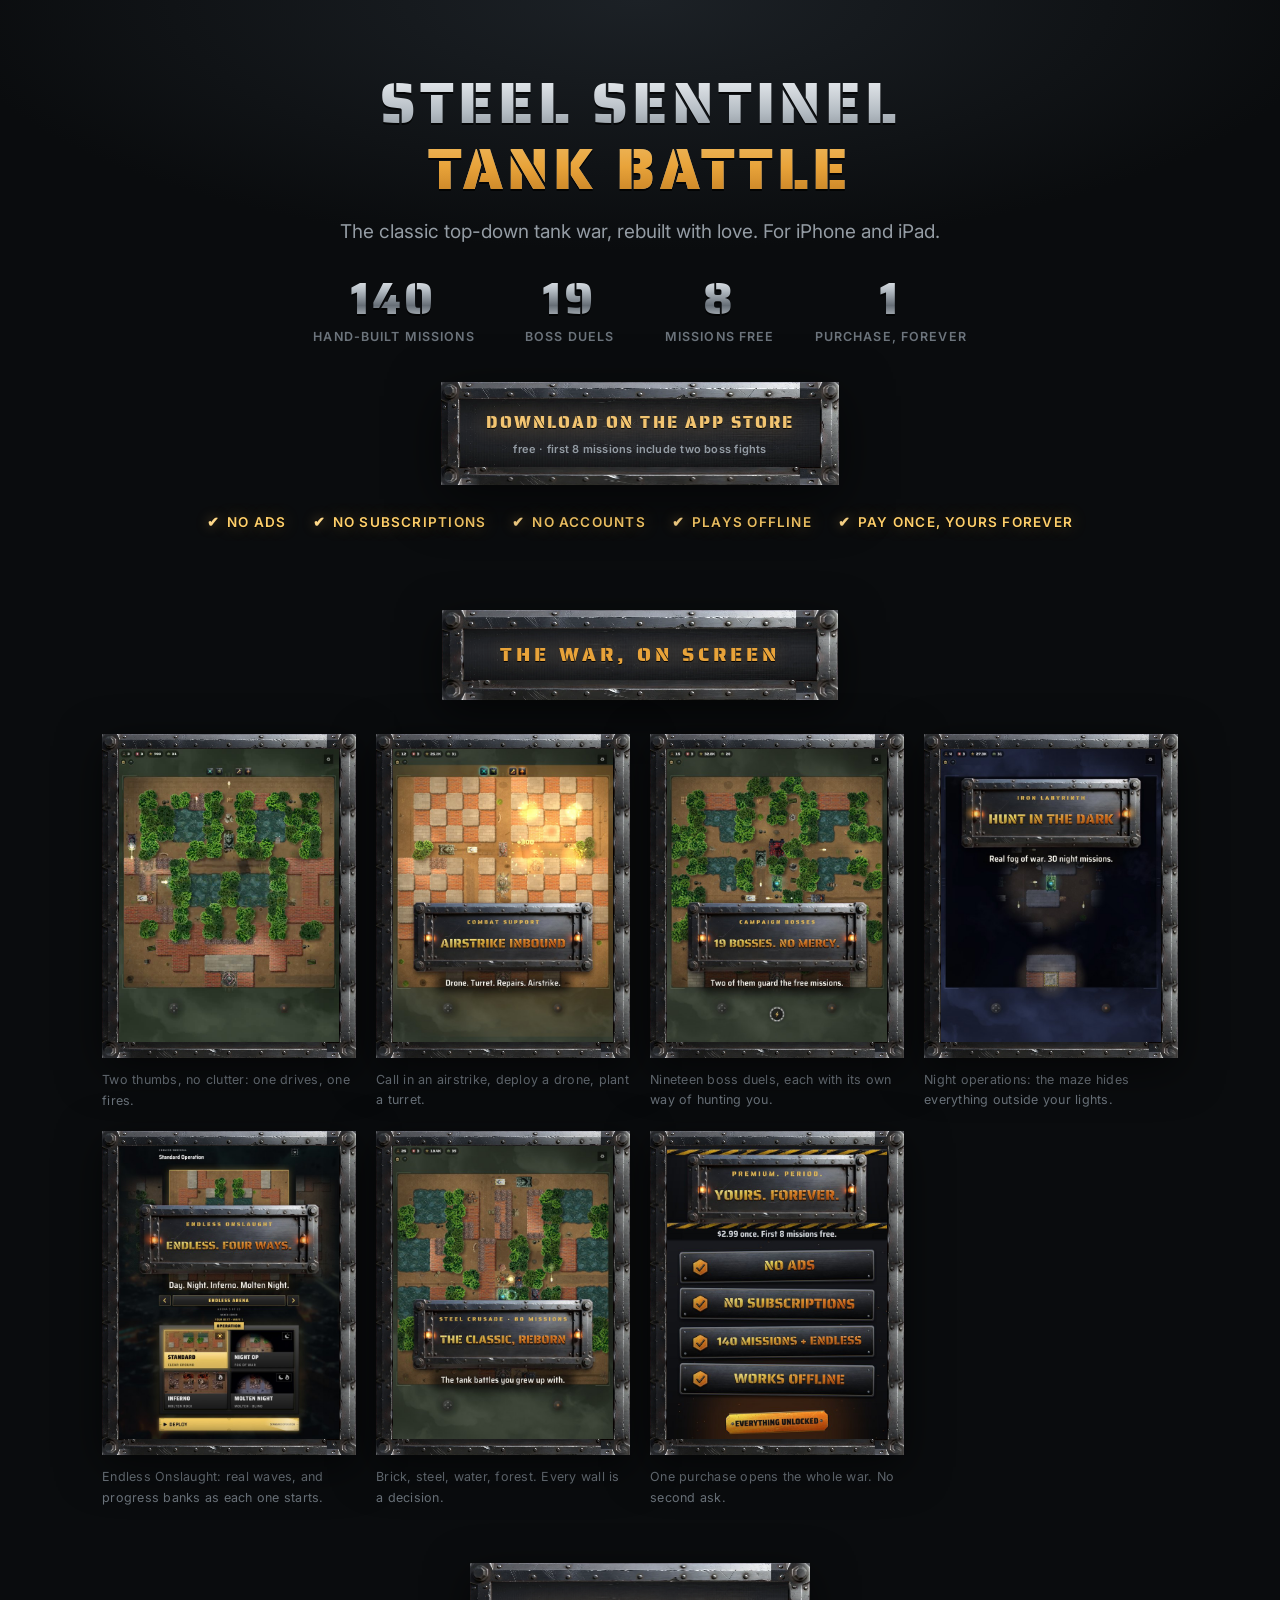
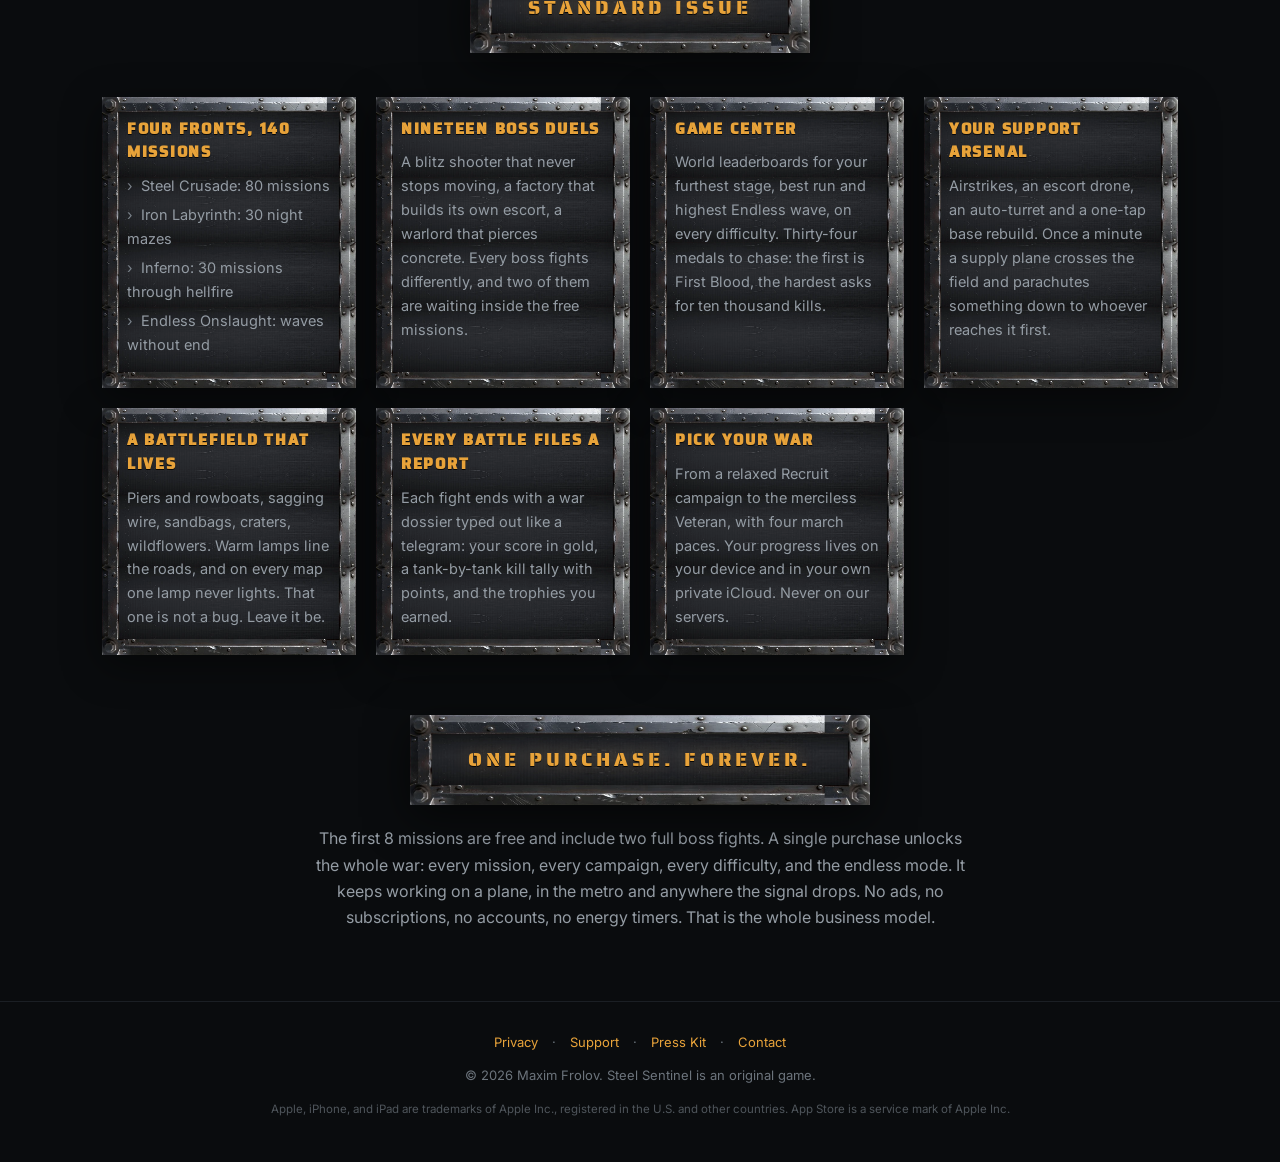
<file: index.html>
<!DOCTYPE html>
<html lang="en">
<head>
<meta charset="utf-8">
<meta name="viewport" content="width=device-width, initial-scale=1">
<title>Steel Sentinel: Tank Battle · classic arcade war for iPhone and iPad</title>
<meta name="description" content="The classic top-down tank battle, rebuilt with love. 140 hand-built missions, 19 boss duels, night ops under fog of war and endless waves. No ads, no subscriptions, one purchase forever.">
<meta property="og:title" content="Steel Sentinel: Tank Battle">
<meta property="og:description" content="140 missions. 19 boss duels. The first 8 are free. One purchase unlocks the whole war, forever.">
<meta property="og:image" content="https://frolma.github.io/steel-sentinel/assets/shot_airstrike.jpg">
<meta property="og:url" content="https://frolma.github.io/steel-sentinel/">
<meta property="og:type" content="website">
<meta name="twitter:card" content="summary_large_image">
<meta name="twitter:title" content="Steel Sentinel: Tank Battle">
<meta name="twitter:description" content="140 missions. 19 boss duels. The first 8 are free. One purchase unlocks the whole war, forever.">
<meta name="twitter:image" content="https://frolma.github.io/steel-sentinel/assets/shot_airstrike.jpg">
<link rel="canonical" href="https://frolma.github.io/steel-sentinel/">
<link rel="icon" href="favicon-32.png" sizes="32x32">
<link rel="apple-touch-icon" href="apple-touch-icon.png">
<link rel="preconnect" href="https://fonts.googleapis.com">
<link rel="preconnect" href="https://fonts.gstatic.com" crossorigin>
<link href="https://fonts.googleapis.com/css2?family=Saira+Semi+Condensed:wght@600;700;900&family=Saira+Stencil+One&family=Inter:wght@400;600&display=swap" rel="stylesheet">
<link rel="stylesheet" href="steel.css">
<style>
.hero { text-align:center; padding:70px 0 26px; background:radial-gradient(ellipse 74% 60% at 50% 0%, #1c2126 0%, var(--bg) 74%); }
.hero h1 { font-size:clamp(25px,6.2vw,58px); line-height:1.14; }
.hero h1 .amber {
  background:linear-gradient(180deg, var(--amber-soft) 0%, var(--amber) 48%, #b46f18 100%);
  -webkit-background-clip:text; background-clip:text; color:transparent;
}
.hero .tag { color:var(--dim); font-size:clamp(15px,2.6vw,19px); margin-top:14px; }
.numbers { display:flex; flex-wrap:wrap; justify-content:center; gap:14px 40px; margin-top:28px; }
.numbers div { min-width:110px; }
.numbers b { display:block; font-size:clamp(30px,5.4vw,44px); line-height:1.05; }
.numbers span { color:var(--faint); font-size:12.5px; font-weight:600; letter-spacing:.09em; text-transform:uppercase; }
.cta-row { margin-top:34px; }
.trust { display:flex; flex-wrap:wrap; justify-content:center; gap:10px 26px; padding:26px 0 4px; }
.trust span {
  color:#ffcf6a; font-size:13.5px; font-weight:600; letter-spacing:.09em; text-transform:uppercase;
  text-shadow:0 1px 0 rgba(0,0,0,.8), 0 0 16px rgba(255,196,90,.35);
}
.trust span::before { content:"✔"; color:#ffd98a; margin-right:7px; text-shadow:0 0 12px rgba(255,196,90,.5); }

.section-head { text-align:center; padding:46px 0 6px; }

.gallery { display:grid; grid-template-columns:repeat(auto-fit,minmax(230px,1fr)); gap:20px; padding:28px 0 8px; }
.gallery figure { margin:0; }
.gallery figcaption { color:var(--faint); font-size:12.5px; margin-top:12px; letter-spacing:.02em; }

section.feats { padding:14px 0 10px; }
.grid { display:grid; grid-template-columns:repeat(auto-fit,minmax(250px,1fr)); gap:20px; margin-top:24px; }

.honest { text-align:center; padding:50px 0 26px; }
.honest p { color:var(--dim); max-width:660px; margin:20px auto 0; }

footer { border-top:1px solid #1b1f24; margin-top:44px; padding:30px 0 44px; text-align:center; color:var(--faint); font-size:13px; }
footer a { margin:0 10px; }
footer .legal { font-size:11.5px; opacity:.7; margin-top:14px; line-height:1.5; }
</style>
</head>
<body>

<div class="hero">
  <div class="wrap">
    <h1 class="steel-text">Steel Sentinel<br><span class="amber">Tank Battle</span></h1>
    <p class="tag">The classic top-down tank war, rebuilt with love. For iPhone and iPad.</p>
    <div class="numbers">
      <div><b class="steel-text">140</b><span>hand-built missions</span></div>
      <div><b class="steel-text">19</b><span>boss duels</span></div>
      <div><b class="steel-text">8</b><span>missions free</span></div>
      <div><b class="steel-text">1</b><span>purchase, forever</span></div>
    </div>
    <div class="cta-row">
      <a class="steel-button" href="https://apps.apple.com/app/id6780880608">Download on the App&nbsp;Store<small>free · first 8 missions include two boss fights</small></a>
    </div>
    <div class="trust">
      <span>No ads</span><span>No subscriptions</span><span>No accounts</span><span>Plays offline</span><span>Pay once, yours forever</span>
    </div>
  </div>
</div>

<div class="section-head"><div class="plate"><span>The War, On Screen</span></div></div>

<div class="wrap">
  <div class="gallery">
    <figure>
      <div class="frame">
        <video src="assets/preview.mp4" poster="assets/preview_poster.jpg" autoplay muted loop playsinline
               aria-label="Gameplay: explosions, airstrikes, night operations and the Infernal campaign"></video>
      </div>
      <figcaption>Two thumbs, no clutter: one drives, one fires.</figcaption>
    </figure>
    <figure>
      <div class="frame"><img src="assets/shot_airstrike.jpg" alt="An airstrike detonating across a brick battlefield" loading="lazy"></div>
      <figcaption>Call in an airstrike, deploy a drone, plant a turret.</figcaption>
    </figure>
    <figure>
      <div class="frame"><img src="assets/shot_boss.jpg" alt="Boss duel with the boss health bar above the battlefield" loading="lazy"></div>
      <figcaption>Nineteen boss duels, each with its own way of hunting you.</figcaption>
    </figure>
    <figure>
      <div class="frame"><img src="assets/shot_night.jpg" alt="Night operation under fog of war in the Iron Labyrinth" loading="lazy"></div>
      <figcaption>Night operations: the maze hides everything outside your lights.</figcaption>
    </figure>
    <figure>
      <div class="frame"><img src="assets/shot_endless.jpg" alt="Endless Onslaught: wave assault on a darkened arena" loading="lazy"></div>
      <figcaption>Endless Onslaught: real waves, and progress banks as each one starts.</figcaption>
    </figure>
    <figure>
      <div class="frame"><img src="assets/shot_classic.jpg" alt="Classic tank combat on a brick battlefield with forest cover" loading="lazy"></div>
      <figcaption>Brick, steel, water, forest. Every wall is a decision.</figcaption>
    </figure>
    <figure>
      <div class="frame"><img src="assets/shot_forever.jpg" alt="One purchase unlocks every campaign and mode" loading="lazy"></div>
      <figcaption>One purchase opens the whole war. No second ask.</figcaption>
    </figure>
  </div>
</div>

<div class="section-head"><div class="plate"><span>Standard Issue</span></div></div>

<section class="feats">
  <div class="wrap">
    <div class="grid">
      <div class="card">
        <h3>Four Fronts, 140 Missions</h3>
        <ul>
          <li>Steel Crusade: 80 missions</li>
          <li>Iron Labyrinth: 30 night mazes</li>
          <li>Inferno: 30 missions through hellfire</li>
          <li>Endless Onslaught: waves without end</li>
        </ul>
      </div>
      <div class="card">
        <h3>Nineteen Boss Duels</h3>
        <p>A blitz shooter that never stops moving, a factory that builds its own escort, a warlord that pierces concrete. Every boss fights differently, and two of them are waiting inside the free missions.</p>
      </div>
      <div class="card">
        <h3>Game Center</h3>
        <p>World leaderboards for your furthest stage, best run and highest Endless wave, on every difficulty. Thirty-four medals to chase: the first is First Blood, the hardest asks for ten thousand kills.</p>
      </div>
      <div class="card">
        <h3>Your Support Arsenal</h3>
        <p>Airstrikes, an escort drone, an auto-turret and a one-tap base rebuild. Once a minute a supply plane crosses the field and parachutes something down to whoever reaches it first.</p>
      </div>
      <div class="card">
        <h3>A Battlefield That Lives</h3>
        <p>Piers and rowboats, sagging wire, sandbags, craters, wildflowers. Warm lamps line the roads, and on every map one lamp never lights. That one is not a bug. Leave it be.</p>
      </div>
      <div class="card">
        <h3>Every Battle Files A Report</h3>
        <p>Each fight ends with a war dossier typed out like a telegram: your score in gold, a tank-by-tank kill tally with points, and the trophies you earned.</p>
      </div>
      <div class="card">
        <h3>Pick Your War</h3>
        <p>From a relaxed Recruit campaign to the merciless Veteran, with four march paces. Your progress lives on your device and in your own private iCloud. Never on our servers.</p>
      </div>
    </div>
  </div>
</section>

<div class="honest">
  <div class="wrap">
    <div class="plate"><span>One Purchase. Forever.</span></div>
    <p>The first 8 missions are free and include two full boss fights. A single purchase unlocks the whole war: every mission, every campaign, every difficulty, and the endless mode. It keeps working on a plane, in the metro and anywhere the signal drops. No ads, no subscriptions, no accounts, no energy timers. That is the whole business model.</p>
  </div>
</div>

<footer>
  <div class="wrap">
    <a href="privacy.html">Privacy</a> · <a href="support.html">Support</a> · <a href="press.html">Press Kit</a> · <a href="mailto:val.mail.dev@gmail.com">Contact</a>
    <p style="margin-top:12px">© 2026 Maxim Frolov. Steel Sentinel is an original game.</p>
    <p class="legal">Apple, iPhone, and iPad are trademarks of Apple Inc., registered in the U.S. and other countries. App Store is a service mark of Apple Inc.</p>
  </div>
</footer>

</body>
</html>
</file>
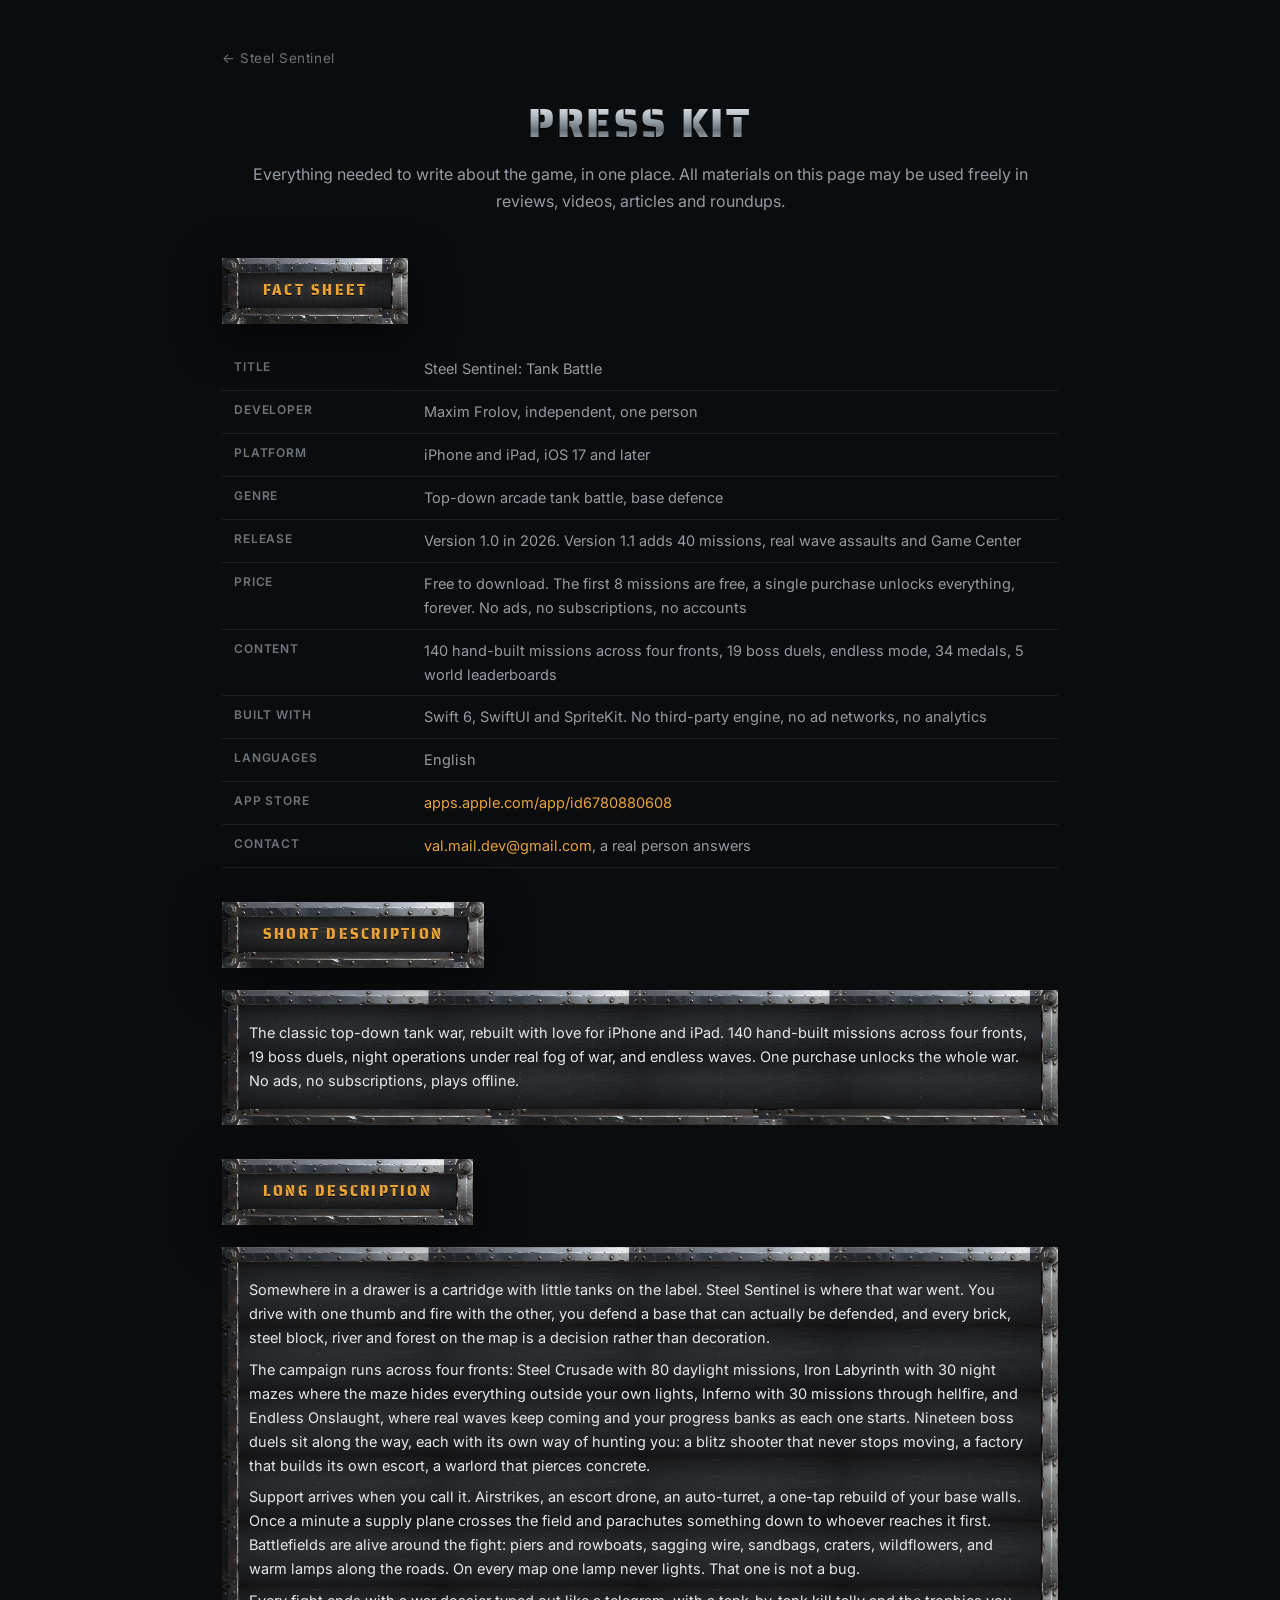
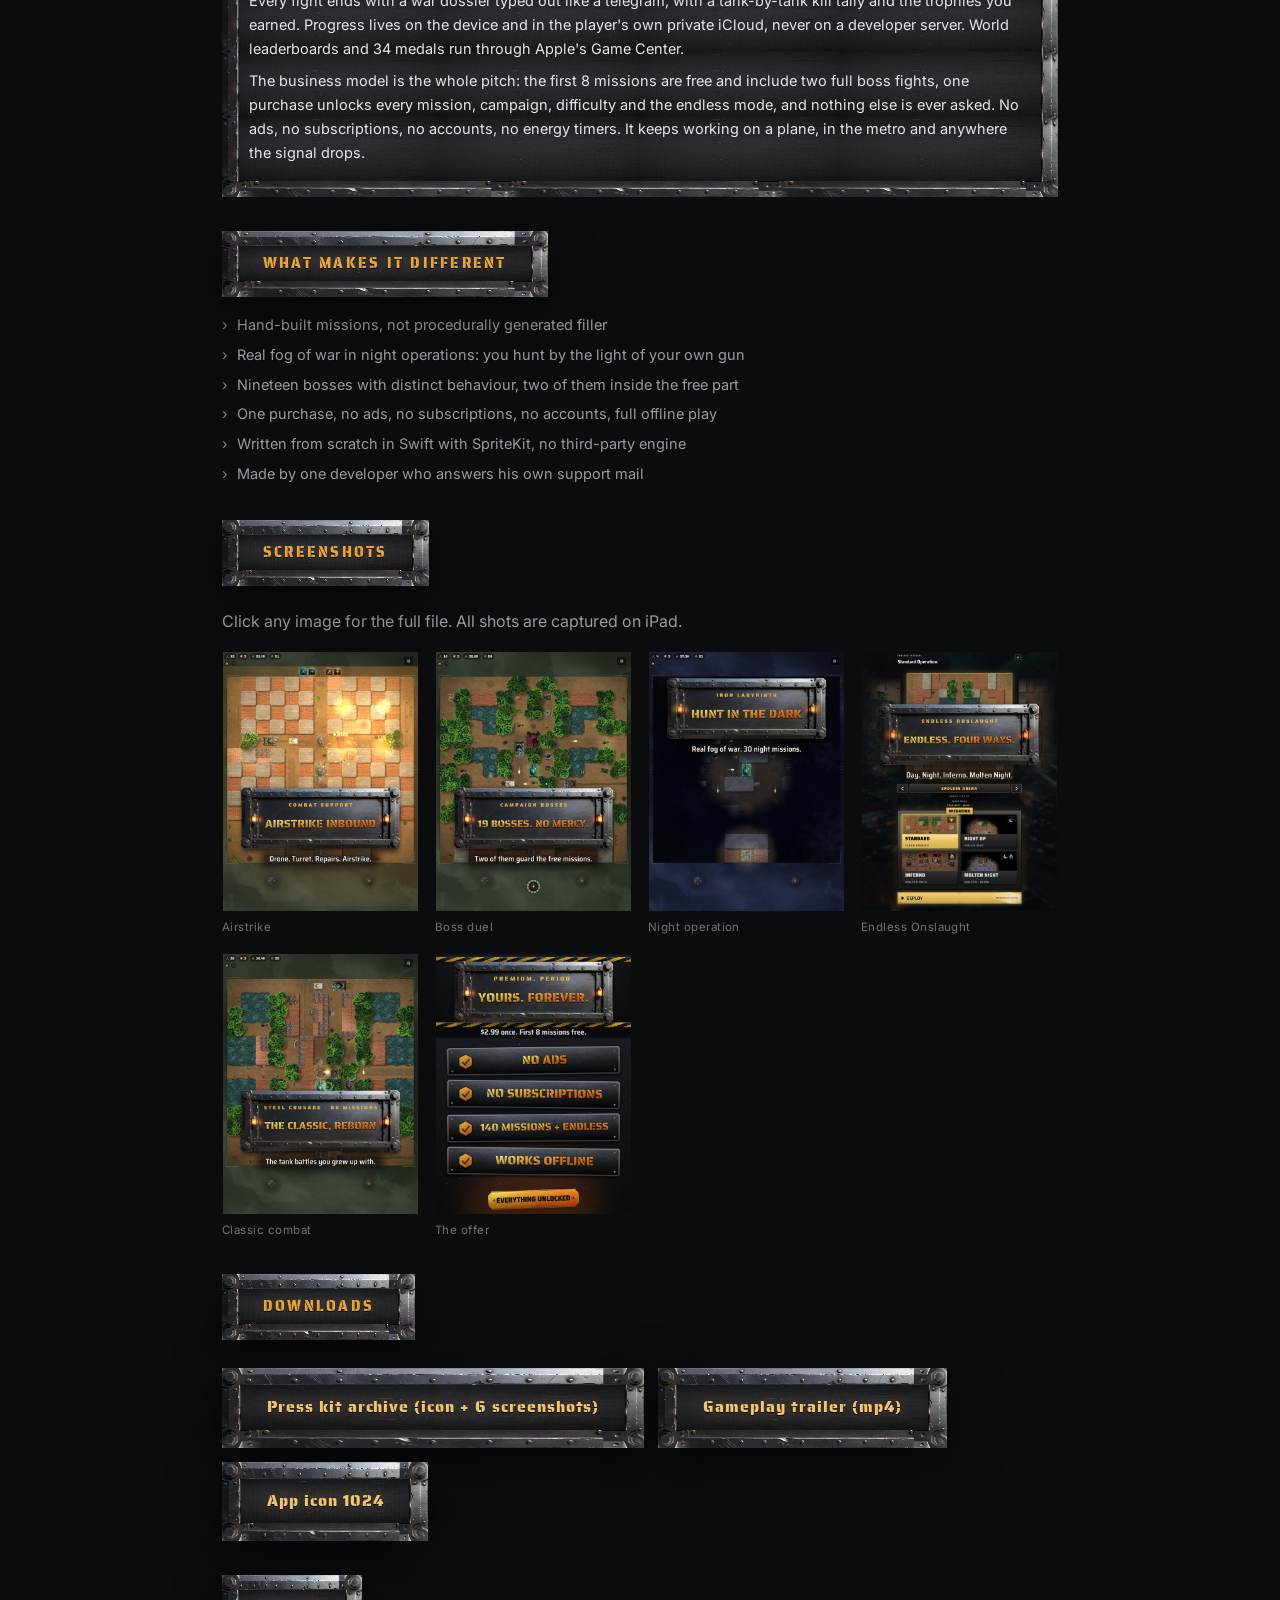
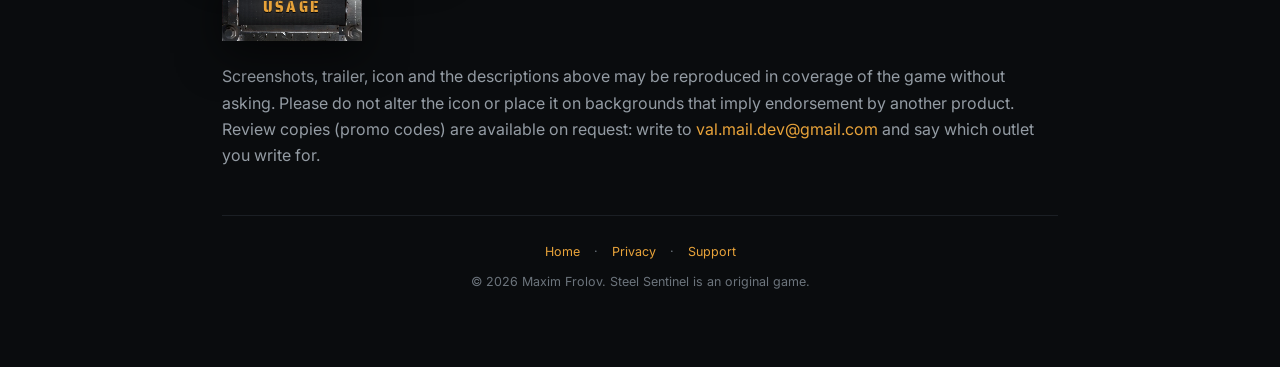
<file: press.html>
<!DOCTYPE html>
<html lang="en">
<head>
<meta charset="utf-8">
<meta name="viewport" content="width=device-width, initial-scale=1">
<title>Press Kit · Steel Sentinel: Tank Battle</title>
<meta name="description" content="Press kit for Steel Sentinel: Tank Battle. Fact sheet, screenshots, trailer, icon and ready-to-paste descriptions. Free to use in coverage.">
<link rel="preconnect" href="https://fonts.googleapis.com">
<link rel="preconnect" href="https://fonts.gstatic.com" crossorigin>
<link href="https://fonts.googleapis.com/css2?family=Saira+Semi+Condensed:wght@600;700;900&family=Saira+Stencil+One&family=Inter:wght@400;600&display=swap" rel="stylesheet">
<link rel="icon" href="favicon-32.png" sizes="32x32">
<link rel="apple-touch-icon" href="apple-touch-icon.png">
<link rel="stylesheet" href="steel.css">
<style>
.page { max-width:880px; margin:0 auto; padding:44px 22px 64px; }
.back { display:inline-block; margin-bottom:26px; color:var(--faint); font-size:13.5px; letter-spacing:.04em; }
.back:hover { color:var(--dim); }
.masthead { text-align:center; padding:6px 0 10px; }
.masthead h1 { font-size:clamp(24px,5.4vw,40px); line-height:1.15; }
.masthead p { color:var(--dim); margin-top:14px; }
.section { margin-top:34px; }
.section .plate { margin-bottom:10px; }
.section p { color:var(--dim); margin:12px 0; }
.section strong { color:var(--text); }
.facts { width:100%; border-collapse:collapse; margin-top:14px; font-size:14.5px; }
.facts td { padding:9px 12px; border-bottom:1px solid #1b1f24; color:var(--dim); vertical-align:top; }
.facts td:first-child { color:var(--faint); text-transform:uppercase; letter-spacing:.07em; font-size:12px; font-weight:600; white-space:nowrap; width:190px; }
.copyblock { border-style:solid; border-width:15px 17px 16px 17px; border-image:var(--frame); border-image-repeat:round; padding:8px 10px; margin-top:12px; }
.copyblock p { color:var(--text); font-size:14.5px; margin:8px 0; }
.shots { display:grid; grid-template-columns:repeat(auto-fit,minmax(180px,1fr)); gap:16px; margin-top:16px; }
.shots a { display:block; }
.shots img { width:100%; height:auto; display:block; border:1px solid #0a0c0e; }
.shots span { display:block; color:var(--faint); font-size:11.5px; margin-top:6px; letter-spacing:.04em; }
.downloads { display:flex; flex-wrap:wrap; gap:14px; margin-top:18px; align-items:center; }
.features li { color:var(--dim); font-size:14.5px; margin:6px 0; list-style:none; }
.features li::before { content:"›"; color:var(--steel-mid); margin-right:9px; }
footer { border-top:1px solid #1b1f24; margin-top:46px; padding:26px 0 10px; text-align:center; color:var(--faint); font-size:12.5px; }
footer a { margin:0 10px; }
</style>
</head>
<body>
<div class="page">
  <a class="back" href="index.html">← Steel Sentinel</a>

  <div class="masthead">
    <h1 class="steel-text">Press Kit</h1>
    <p>Everything needed to write about the game, in one place. All materials on this page may be used freely in reviews, videos, articles and roundups.</p>
  </div>

  <div class="section">
    <div class="plate small"><span>Fact Sheet</span></div>
    <table class="facts">
      <tr><td>Title</td><td>Steel Sentinel: Tank Battle</td></tr>
      <tr><td>Developer</td><td>Maxim Frolov, independent, one person</td></tr>
      <tr><td>Platform</td><td>iPhone and iPad, iOS 17 and later</td></tr>
      <tr><td>Genre</td><td>Top-down arcade tank battle, base defence</td></tr>
      <tr><td>Release</td><td>Version 1.0 in 2026. Version 1.1 adds 40 missions, real wave assaults and Game Center</td></tr>
      <tr><td>Price</td><td>Free to download. The first 8 missions are free, a single purchase unlocks everything, forever. No ads, no subscriptions, no accounts</td></tr>
      <tr><td>Content</td><td>140 hand-built missions across four fronts, 19 boss duels, endless mode, 34 medals, 5 world leaderboards</td></tr>
      <tr><td>Built with</td><td>Swift 6, SwiftUI and SpriteKit. No third-party engine, no ad networks, no analytics</td></tr>
      <tr><td>Languages</td><td>English</td></tr>
      <tr><td>App Store</td><td><a href="https://apps.apple.com/app/id6780880608">apps.apple.com/app/id6780880608</a></td></tr>
      <tr><td>Contact</td><td><a href="mailto:val.mail.dev@gmail.com">val.mail.dev@gmail.com</a>, a real person answers</td></tr>
    </table>
  </div>

  <div class="section">
    <div class="plate small"><span>Short Description</span></div>
    <div class="copyblock">
      <p>The classic top-down tank war, rebuilt with love for iPhone and iPad. 140 hand-built missions across four fronts, 19 boss duels, night operations under real fog of war, and endless waves. One purchase unlocks the whole war. No ads, no subscriptions, plays offline.</p>
    </div>
  </div>

  <div class="section">
    <div class="plate small"><span>Long Description</span></div>
    <div class="copyblock">
      <p>Somewhere in a drawer is a cartridge with little tanks on the label. Steel Sentinel is where that war went. You drive with one thumb and fire with the other, you defend a base that can actually be defended, and every brick, steel block, river and forest on the map is a decision rather than decoration.</p>
      <p>The campaign runs across four fronts: Steel Crusade with 80 daylight missions, Iron Labyrinth with 30 night mazes where the maze hides everything outside your own lights, Inferno with 30 missions through hellfire, and Endless Onslaught, where real waves keep coming and your progress banks as each one starts. Nineteen boss duels sit along the way, each with its own way of hunting you: a blitz shooter that never stops moving, a factory that builds its own escort, a warlord that pierces concrete.</p>
      <p>Support arrives when you call it. Airstrikes, an escort drone, an auto-turret, a one-tap rebuild of your base walls. Once a minute a supply plane crosses the field and parachutes something down to whoever reaches it first. Battlefields are alive around the fight: piers and rowboats, sagging wire, sandbags, craters, wildflowers, and warm lamps along the roads. On every map one lamp never lights. That one is not a bug.</p>
      <p>Every fight ends with a war dossier typed out like a telegram, with a tank-by-tank kill tally and the trophies you earned. Progress lives on the device and in the player's own private iCloud, never on a developer server. World leaderboards and 34 medals run through Apple's Game Center.</p>
      <p>The business model is the whole pitch: the first 8 missions are free and include two full boss fights, one purchase unlocks every mission, campaign, difficulty and the endless mode, and nothing else is ever asked. No ads, no subscriptions, no accounts, no energy timers. It keeps working on a plane, in the metro and anywhere the signal drops.</p>
    </div>
  </div>

  <div class="section">
    <div class="plate small"><span>What Makes It Different</span></div>
    <ul class="features">
      <li>Hand-built missions, not procedurally generated filler</li>
      <li>Real fog of war in night operations: you hunt by the light of your own gun</li>
      <li>Nineteen bosses with distinct behaviour, two of them inside the free part</li>
      <li>One purchase, no ads, no subscriptions, no accounts, full offline play</li>
      <li>Written from scratch in Swift with SpriteKit, no third-party engine</li>
      <li>Made by one developer who answers his own support mail</li>
    </ul>
  </div>

  <div class="section">
    <div class="plate small"><span>Screenshots</span></div>
    <p>Click any image for the full file. All shots are captured on iPad.</p>
    <div class="shots">
      <a href="assets/shot_airstrike.jpg"><img src="assets/shot_airstrike.jpg" alt="Airstrike detonating across a brick battlefield" loading="lazy"><span>Airstrike</span></a>
      <a href="assets/shot_boss.jpg"><img src="assets/shot_boss.jpg" alt="Boss duel" loading="lazy"><span>Boss duel</span></a>
      <a href="assets/shot_night.jpg"><img src="assets/shot_night.jpg" alt="Night operation under fog of war" loading="lazy"><span>Night operation</span></a>
      <a href="assets/shot_endless.jpg"><img src="assets/shot_endless.jpg" alt="Endless Onslaught setup" loading="lazy"><span>Endless Onslaught</span></a>
      <a href="assets/shot_classic.jpg"><img src="assets/shot_classic.jpg" alt="Classic tank combat" loading="lazy"><span>Classic combat</span></a>
      <a href="assets/shot_forever.jpg"><img src="assets/shot_forever.jpg" alt="One purchase unlocks everything" loading="lazy"><span>The offer</span></a>
    </div>
  </div>

  <div class="section">
    <div class="plate small"><span>Downloads</span></div>
    <div class="downloads">
      <a class="steel-button plain" href="assets/press_kit.zip">Press kit archive (icon + 6 screenshots)</a>
      <a class="steel-button plain" href="assets/preview.mp4">Gameplay trailer (mp4)</a>
      <a class="steel-button plain" href="assets/icon-1024.jpg">App icon 1024</a>
    </div>
  </div>

  <div class="section">
    <div class="plate small"><span>Usage</span></div>
    <p>Screenshots, trailer, icon and the descriptions above may be reproduced in coverage of the game without asking. Please do not alter the icon or place it on backgrounds that imply endorsement by another product. Review copies (promo codes) are available on request: write to <a href="mailto:val.mail.dev@gmail.com">val.mail.dev@gmail.com</a> and say which outlet you write for.</p>
  </div>

  <footer>
    <a href="index.html">Home</a> · <a href="privacy.html">Privacy</a> · <a href="support.html">Support</a>
    <p style="margin-top:10px">© 2026 Maxim Frolov. Steel Sentinel is an original game.</p>
  </footer>
</div>
</body>
</html>
</file>
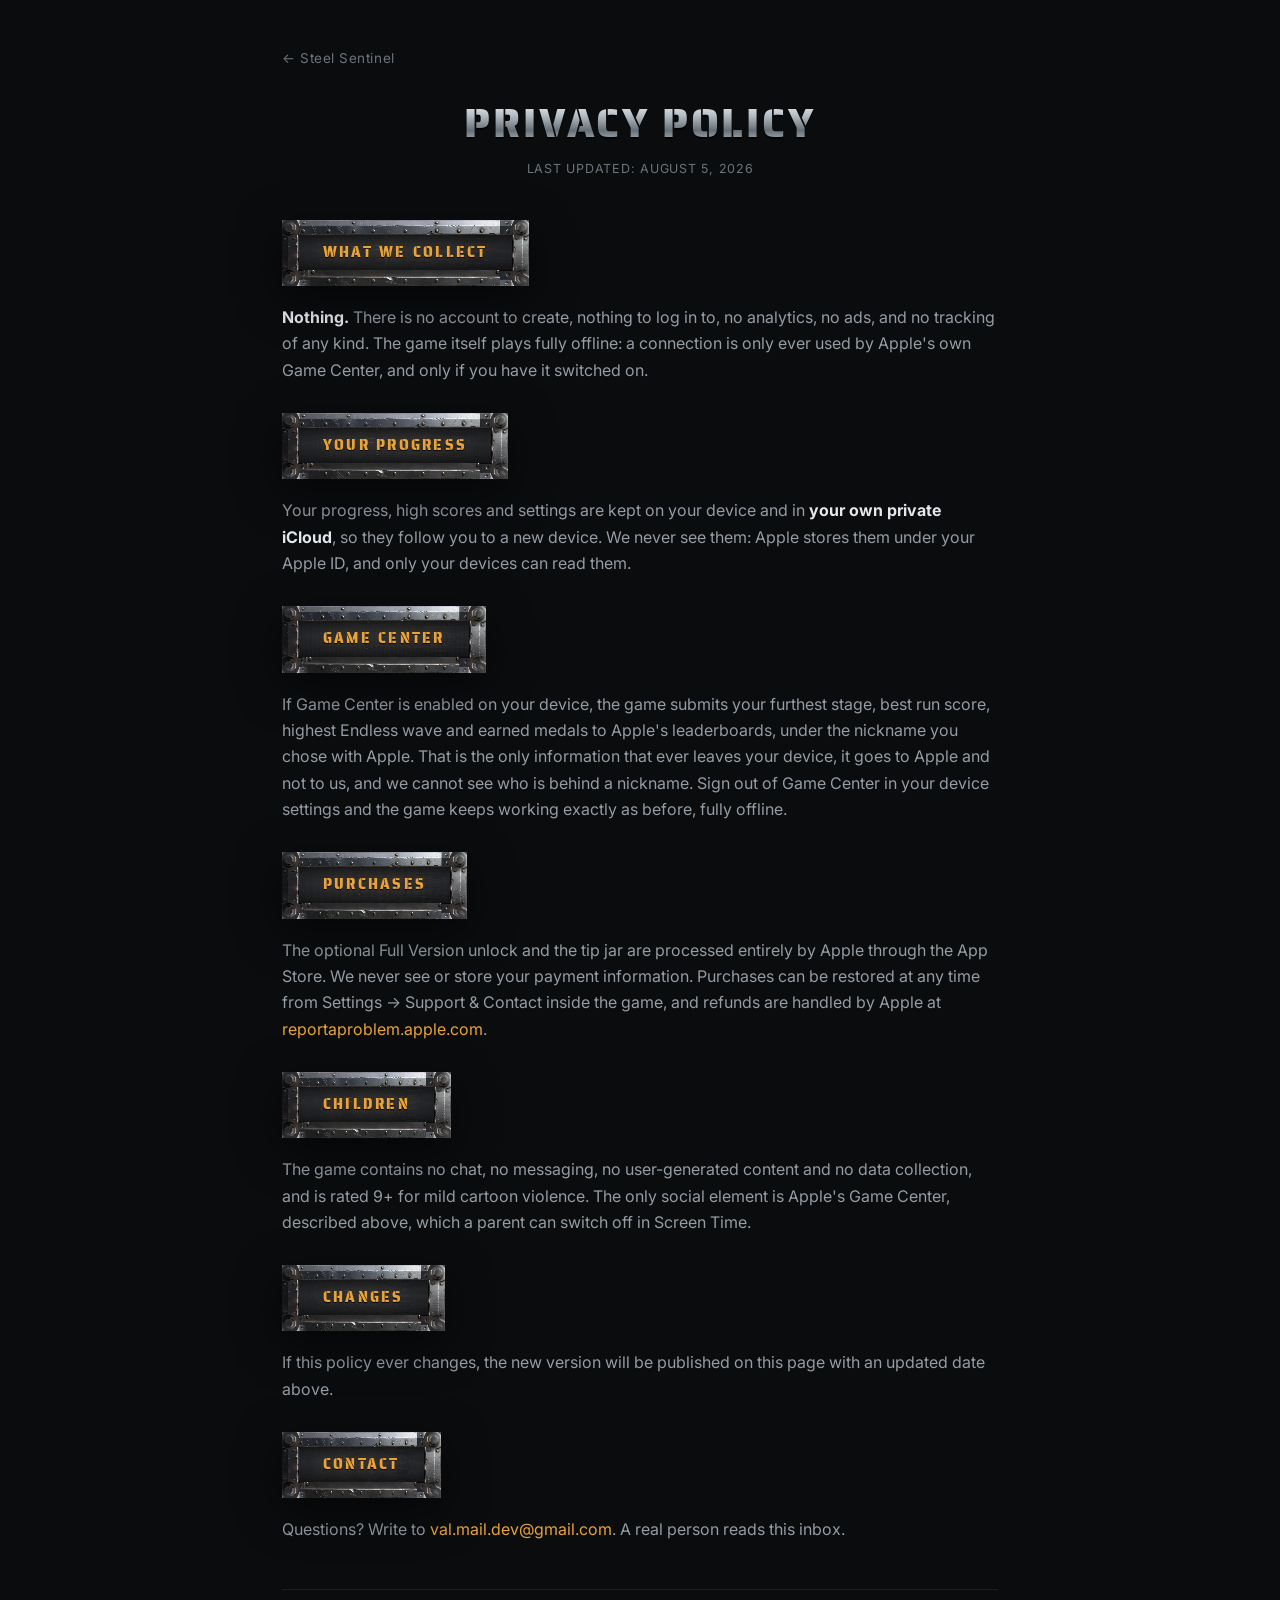
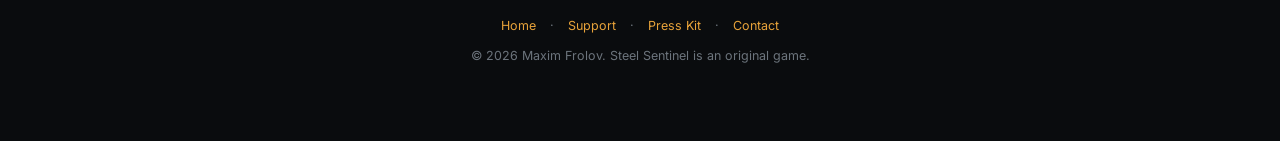
<file: privacy.html>
<!DOCTYPE html>
<html lang="en">
<head>
<meta charset="utf-8">
<meta name="viewport" content="width=device-width, initial-scale=1">
<title>Privacy Policy · Steel Sentinel: Tank Battle</title>
<link rel="preconnect" href="https://fonts.googleapis.com">
<link rel="preconnect" href="https://fonts.gstatic.com" crossorigin>
<link href="https://fonts.googleapis.com/css2?family=Saira+Semi+Condensed:wght@600;700;900&family=Saira+Stencil+One&family=Inter:wght@400;600&display=swap" rel="stylesheet">
<link rel="icon" href="favicon-32.png" sizes="32x32">
<link rel="apple-touch-icon" href="apple-touch-icon.png">
<link rel="stylesheet" href="steel.css">
<style>
.page { max-width:760px; margin:0 auto; padding:44px 22px 64px; }
.back { display:inline-block; margin-bottom:26px; color:var(--faint); font-size:13.5px; letter-spacing:.04em; }
.back:hover { color:var(--dim); }
.masthead { text-align:center; padding:6px 0 10px; }
.masthead h1 { font-size:clamp(24px,5.4vw,40px); line-height:1.15; }
.updated { font-size:12.5px; color:var(--faint); text-align:center; margin-top:12px; letter-spacing:.06em; text-transform:uppercase; }
.section { margin-top:30px; }
.section .plate { margin-bottom:6px; }
.section p { color:var(--dim); margin:12px 0; }
.section strong { color:var(--text); }
footer { border-top:1px solid #1b1f24; margin-top:46px; padding:26px 0 10px; text-align:center; color:var(--faint); font-size:12.5px; }
footer a { margin:0 10px; }
</style>
</head>
<body>
<div class="page">
  <a class="back" href="index.html">← Steel Sentinel</a>

  <div class="masthead">
    <h1 class="steel-text">Privacy Policy</h1>
    <p class="updated">Last updated: August 5, 2026</p>
  </div>

  <div class="section">
    <div class="plate small"><span>What We Collect</span></div>
    <p><strong>Nothing.</strong> There is no account to create, nothing to log in to, no analytics, no ads, and no tracking of any kind. The game itself plays fully offline: a connection is only ever used by Apple's own Game Center, and only if you have it switched on.</p>
  </div>

  <div class="section">
    <div class="plate small"><span>Your Progress</span></div>
    <p>Your progress, high scores and settings are kept on your device and in <strong>your own private iCloud</strong>, so they follow you to a new device. We never see them: Apple stores them under your Apple ID, and only your devices can read them.</p>
  </div>

  <div class="section">
    <div class="plate small"><span>Game Center</span></div>
    <p>If Game Center is enabled on your device, the game submits your furthest stage, best run score, highest Endless wave and earned medals to Apple's leaderboards, under the nickname you chose with Apple. That is the only information that ever leaves your device, it goes to Apple and not to us, and we cannot see who is behind a nickname. Sign out of Game Center in your device settings and the game keeps working exactly as before, fully offline.</p>
  </div>

  <div class="section">
    <div class="plate small"><span>Purchases</span></div>
    <p>The optional Full Version unlock and the tip jar are processed entirely by Apple through the App Store. We never see or store your payment information. Purchases can be restored at any time from Settings → Support &amp; Contact inside the game, and refunds are handled by Apple at <a href="https://reportaproblem.apple.com">reportaproblem.apple.com</a>.</p>
  </div>

  <div class="section">
    <div class="plate small"><span>Children</span></div>
    <p>The game contains no chat, no messaging, no user-generated content and no data collection, and is rated 9+ for mild cartoon violence. The only social element is Apple's Game Center, described above, which a parent can switch off in Screen Time.</p>
  </div>

  <div class="section">
    <div class="plate small"><span>Changes</span></div>
    <p>If this policy ever changes, the new version will be published on this page with an updated date above.</p>
  </div>

  <div class="section">
    <div class="plate small"><span>Contact</span></div>
    <p>Questions? Write to <a href="mailto:val.mail.dev@gmail.com">val.mail.dev@gmail.com</a>. A real person reads this inbox.</p>
  </div>

  <footer>
    <a href="index.html">Home</a> · <a href="support.html">Support</a> · <a href="press.html">Press Kit</a> · <a href="mailto:val.mail.dev@gmail.com">Contact</a>
    <p style="margin-top:10px">© 2026 Maxim Frolov. Steel Sentinel is an original game.</p>
  </footer>
</div>
</body>
</html>
</file>
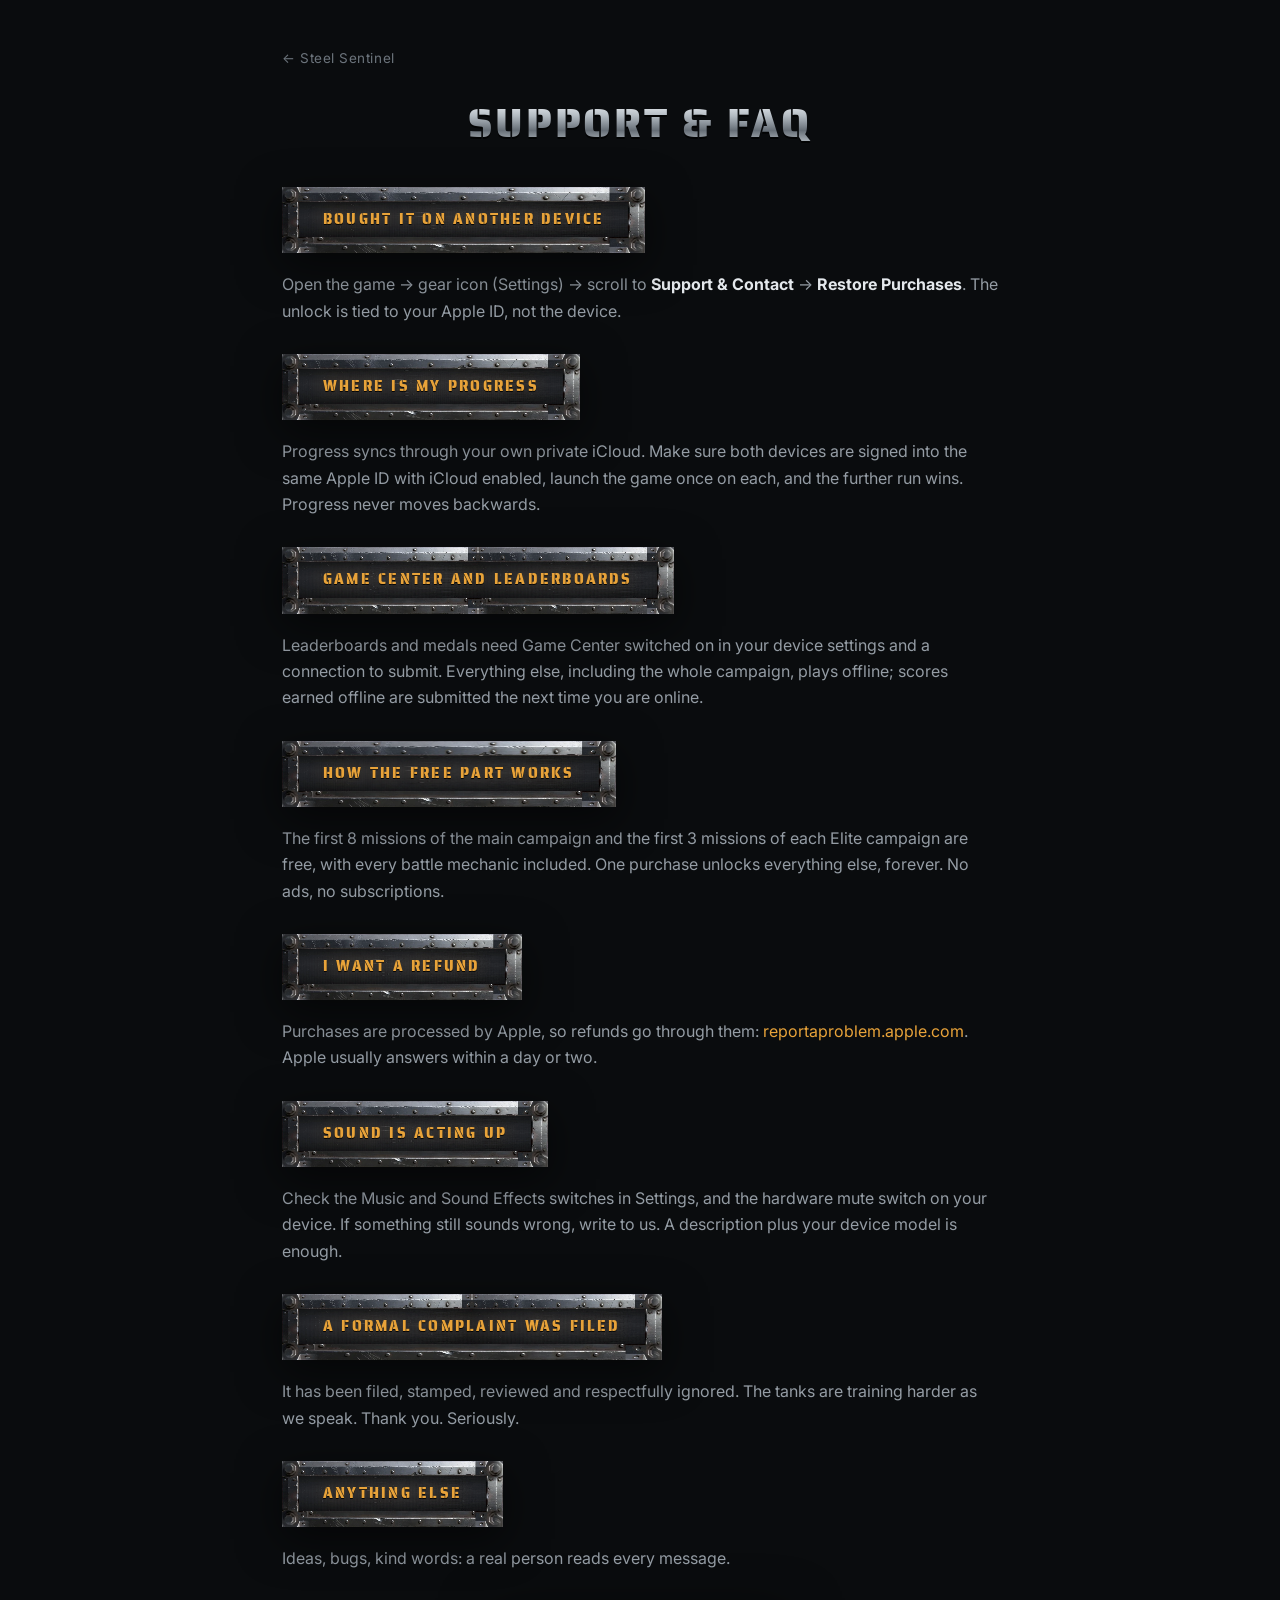
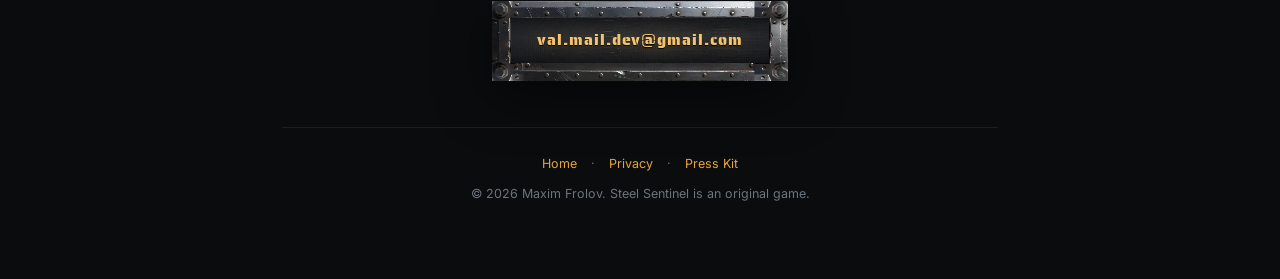
<file: support.html>
<!DOCTYPE html>
<html lang="en">
<head>
<meta charset="utf-8">
<meta name="viewport" content="width=device-width, initial-scale=1">
<title>Support · Steel Sentinel: Tank Battle</title>
<link rel="preconnect" href="https://fonts.googleapis.com">
<link rel="preconnect" href="https://fonts.gstatic.com" crossorigin>
<link href="https://fonts.googleapis.com/css2?family=Saira+Semi+Condensed:wght@600;700;900&family=Saira+Stencil+One&family=Inter:wght@400;600&display=swap" rel="stylesheet">
<link rel="icon" href="favicon-32.png" sizes="32x32">
<link rel="apple-touch-icon" href="apple-touch-icon.png">
<link rel="stylesheet" href="steel.css">
<style>
.page { max-width:760px; margin:0 auto; padding:44px 22px 64px; }
.back { display:inline-block; margin-bottom:26px; color:var(--faint); font-size:13.5px; letter-spacing:.04em; }
.back:hover { color:var(--dim); }
.masthead { text-align:center; padding:6px 0 10px; }
.masthead h1 { font-size:clamp(24px,5.4vw,40px); line-height:1.15; }
.section { margin-top:30px; }
.section .plate { margin-bottom:6px; }
.section p { color:var(--dim); margin:12px 0; }
.section strong { color:var(--text); }
.mail-row { text-align:center; margin-top:30px; }
footer { border-top:1px solid #1b1f24; margin-top:46px; padding:26px 0 10px; text-align:center; color:var(--faint); font-size:12.5px; }
footer a { margin:0 10px; }
</style>
</head>
<body>
<div class="page">
  <a class="back" href="index.html">← Steel Sentinel</a>

  <div class="masthead">
    <h1 class="steel-text">Support &amp; FAQ</h1>
  </div>

  <div class="section">
    <div class="plate small"><span>Bought It On Another Device</span></div>
    <p>Open the game → gear icon (Settings) → scroll to <strong>Support &amp; Contact</strong> → <strong>Restore Purchases</strong>. The unlock is tied to your Apple ID, not the device.</p>
  </div>

  <div class="section">
    <div class="plate small"><span>Where Is My Progress</span></div>
    <p>Progress syncs through your own private iCloud. Make sure both devices are signed into the same Apple ID with iCloud enabled, launch the game once on each, and the further run wins. Progress never moves backwards.</p>
  </div>

  <div class="section">
    <div class="plate small"><span>Game Center And Leaderboards</span></div>
    <p>Leaderboards and medals need Game Center switched on in your device settings and a connection to submit. Everything else, including the whole campaign, plays offline; scores earned offline are submitted the next time you are online.</p>
  </div>

  <div class="section">
    <div class="plate small"><span>How The Free Part Works</span></div>
    <p>The first 8 missions of the main campaign and the first 3 missions of each Elite campaign are free, with every battle mechanic included. One purchase unlocks everything else, forever. No ads, no subscriptions.</p>
  </div>

  <div class="section">
    <div class="plate small"><span>I Want A Refund</span></div>
    <p>Purchases are processed by Apple, so refunds go through them: <a href="https://reportaproblem.apple.com">reportaproblem.apple.com</a>. Apple usually answers within a day or two.</p>
  </div>

  <div class="section">
    <div class="plate small"><span>Sound Is Acting Up</span></div>
    <p>Check the Music and Sound Effects switches in Settings, and the hardware mute switch on your device. If something still sounds wrong, write to us. A description plus your device model is enough.</p>
  </div>

  <div class="section">
    <div class="plate small"><span>A Formal Complaint Was Filed</span></div>
    <p>It has been filed, stamped, reviewed and respectfully ignored. The tanks are training harder as we speak. Thank you. Seriously.</p>
  </div>

  <div class="section">
    <div class="plate small"><span>Anything Else</span></div>
    <p>Ideas, bugs, kind words: a real person reads every message.</p>
  </div>

  <div class="mail-row">
    <a class="steel-button plain" href="mailto:val.mail.dev@gmail.com">val.mail.dev@gmail.com</a>
  </div>

  <footer>
    <a href="index.html">Home</a> · <a href="privacy.html">Privacy</a> · <a href="press.html">Press Kit</a>
    <p style="margin-top:10px">© 2026 Maxim Frolov. Steel Sentinel is an original game.</p>
  </footer>
</div>
</body>
</html>
</file>
<file: steel.css>
:root {
  --bg:#0a0c0e; --text:#e4e8ec; --dim:#949ca4; --faint:#6c747c;
  --amber:#e8a33a; --amber-soft:#f2c471;
  --steel-lit:#c9d0d6; --steel-mid:#7b838b; --steel-edge:#12151a;
  --frame:url("assets/steel_frame.webp") 48 54 50 54 fill;
  --field:url("assets/steel_field.webp");
}

* { margin:0; padding:0; box-sizing:border-box; }

body {
  background:var(--bg); color:var(--text);
  font-family:'Inter',sans-serif; line-height:1.65;
}

h1, h2, h3 { font-family:'Saira Semi Condensed',sans-serif; text-transform:uppercase; letter-spacing:.03em; }

a { color:var(--amber); text-decoration:none; }

.wrap { max-width:1120px; margin:0 auto; padding:0 22px; }

.steel-text {
  font-family:'Saira Stencil One',sans-serif; font-weight:400; letter-spacing:.07em;
  background:linear-gradient(180deg, #f2f5f8 0%, #b4bcc3 32%, #666e76 64%, #cbd2d8 100%);
  -webkit-background-clip:text; background-clip:text; color:transparent;
  filter:drop-shadow(0 2px 0 rgba(0,0,0,.75));
}

.plate {
  position:relative; display:inline-block; max-width:100%;
  padding:9px clamp(18px,5vw,36px);
  border-style:solid; border-width:19px 22px 20px 22px;
  border-image:var(--frame);
  border-image-repeat:round;
  filter:drop-shadow(0 12px 22px rgba(0,0,0,.55));
}
.plate span {
  display:block;
  font-family:'Saira Stencil One',sans-serif;
  font-size:clamp(14px,2.2vw,20px); letter-spacing:.2em; text-transform:uppercase;
  color:var(--amber);
  text-shadow:0 1px 0 rgba(0,0,0,.85), 0 0 18px rgba(232,163,58,.25);
}
.plate.small { padding:6px clamp(14px,3.5vw,24px); border-width:15px 17px 16px 17px; }
.plate.small span { font-size:clamp(12px,1.6vw,14px); letter-spacing:.16em; }

.frame {
  position:relative; padding:0;
  border-style:solid; border-width:15px 17px 16px 17px;
  border-image:var(--frame);
  border-image-repeat:round;
  filter:drop-shadow(0 12px 22px rgba(0,0,0,.5));
}
.frame img, .frame video {
  width:100%; height:auto; display:block; background:#05070a;
  box-shadow:inset 0 0 0 1px rgba(0,0,0,.9), 0 0 24px rgba(0,0,0,.7);
}

.card {
  border-style:solid; border-width:15px 17px 16px 17px;
  border-image:var(--frame);
  border-image-repeat:round;
  padding:6px 8px 10px;
  filter:drop-shadow(0 10px 20px rgba(0,0,0,.45));
}
.card h3 {
  font-family:'Saira Stencil One',sans-serif; color:var(--amber);
  font-size:14.5px; letter-spacing:.12em; margin-bottom:9px; text-transform:uppercase;
  text-shadow:0 1px 0 rgba(0,0,0,.8);
}
.card p, .card li { color:var(--dim); font-size:14.5px; }
.card ul { list-style:none; }
.card li { margin:5px 0; }
.card li::before { content:"›"; color:var(--steel-mid); margin-right:8px; }

.steel-button {
  display:inline-block; max-width:100%;
  border-style:solid; border-width:17px 19px 18px 19px;
  border-image:var(--frame);
  border-image-repeat:round;
  padding:9px clamp(14px,3.5vw,26px); text-align:center;
  font-family:'Saira Stencil One',sans-serif;
  font-size:clamp(13px,3.2vw,17px); letter-spacing:.12em; text-transform:uppercase;
  color:var(--amber-soft);
  text-shadow:0 1px 0 rgba(0,0,0,.85), 0 0 20px rgba(232,163,58,.35);
  filter:drop-shadow(0 14px 26px rgba(0,0,0,.55));
}
.steel-button small {
  display:block; margin-top:4px;
  font-family:'Inter',sans-serif; font-weight:600; font-size:11px;
  letter-spacing:.02em; text-transform:none; color:var(--dim); text-shadow:none;
}
.steel-button:hover { color:#ffd68f; filter:drop-shadow(0 14px 26px rgba(0,0,0,.55)) brightness(1.08); }
.steel-button.plain { text-transform:none; letter-spacing:.06em; font-size:clamp(13px,3vw,16px); }
</file>
